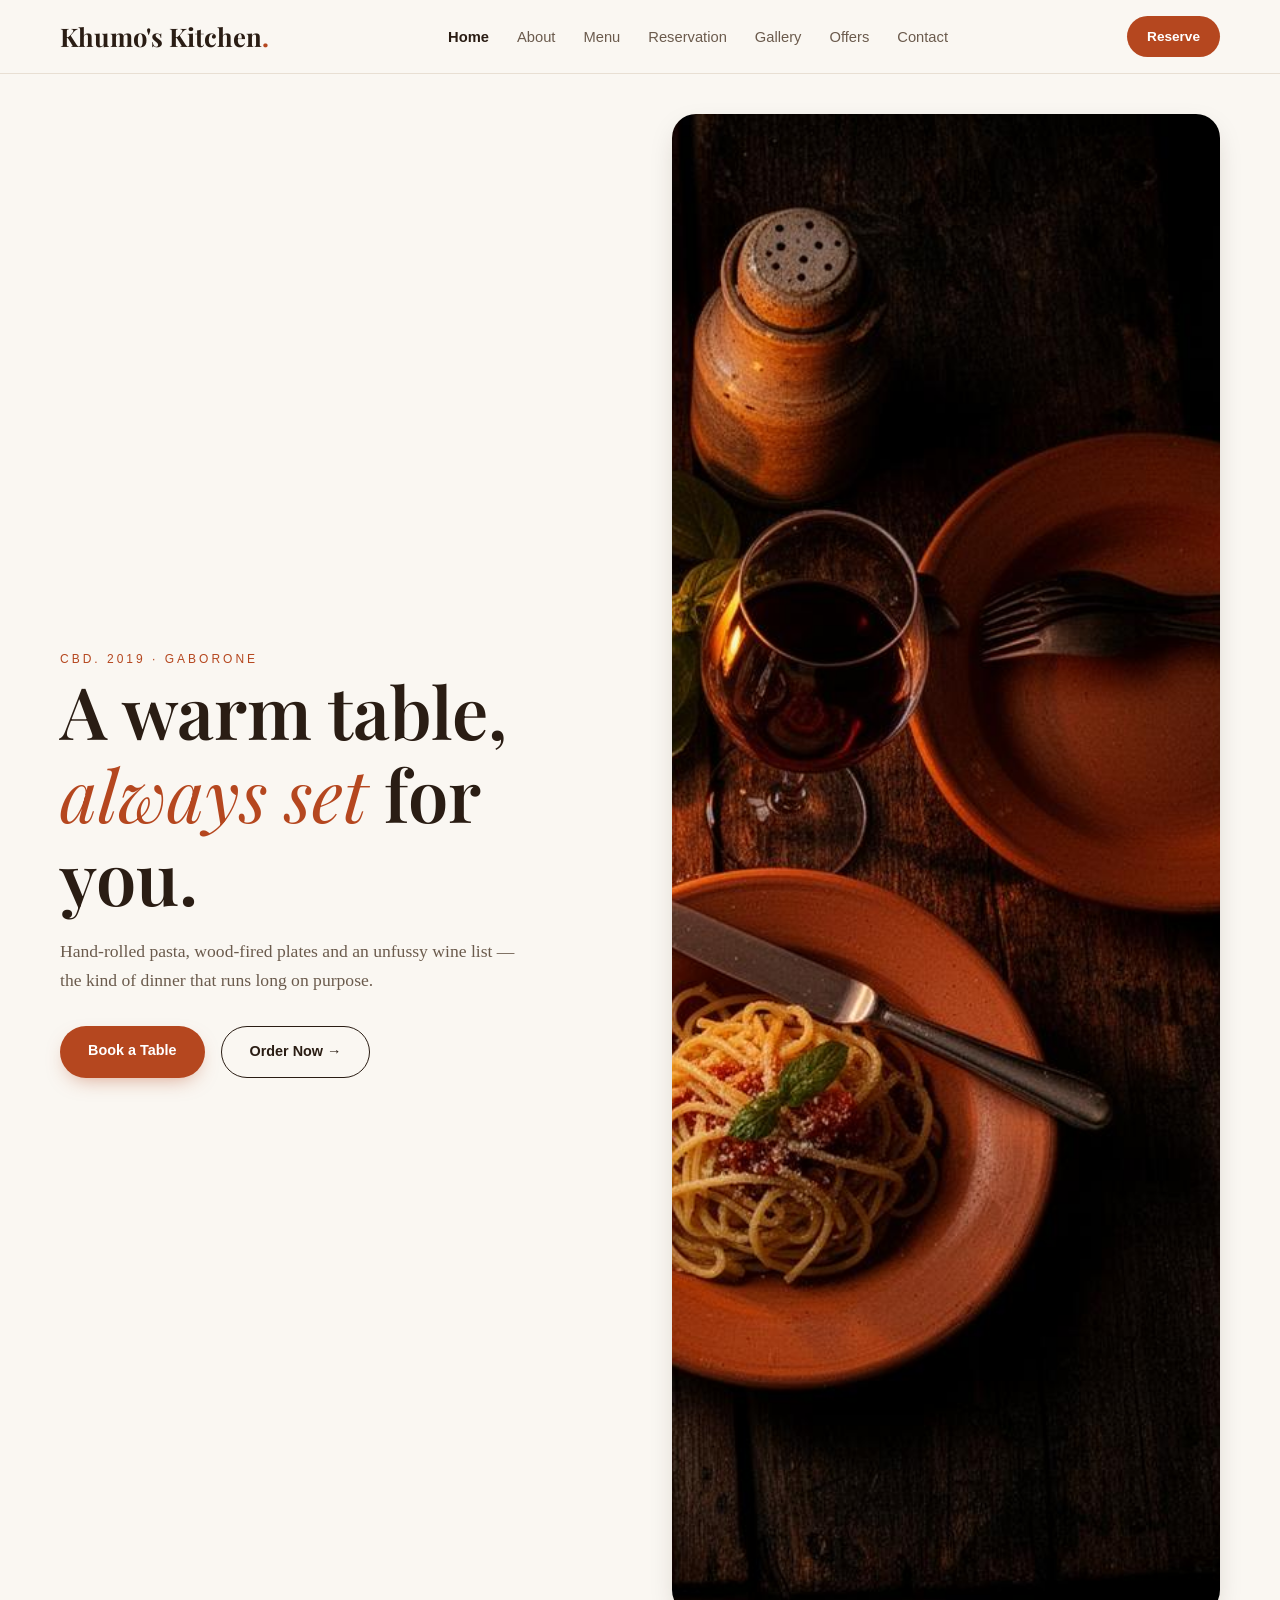
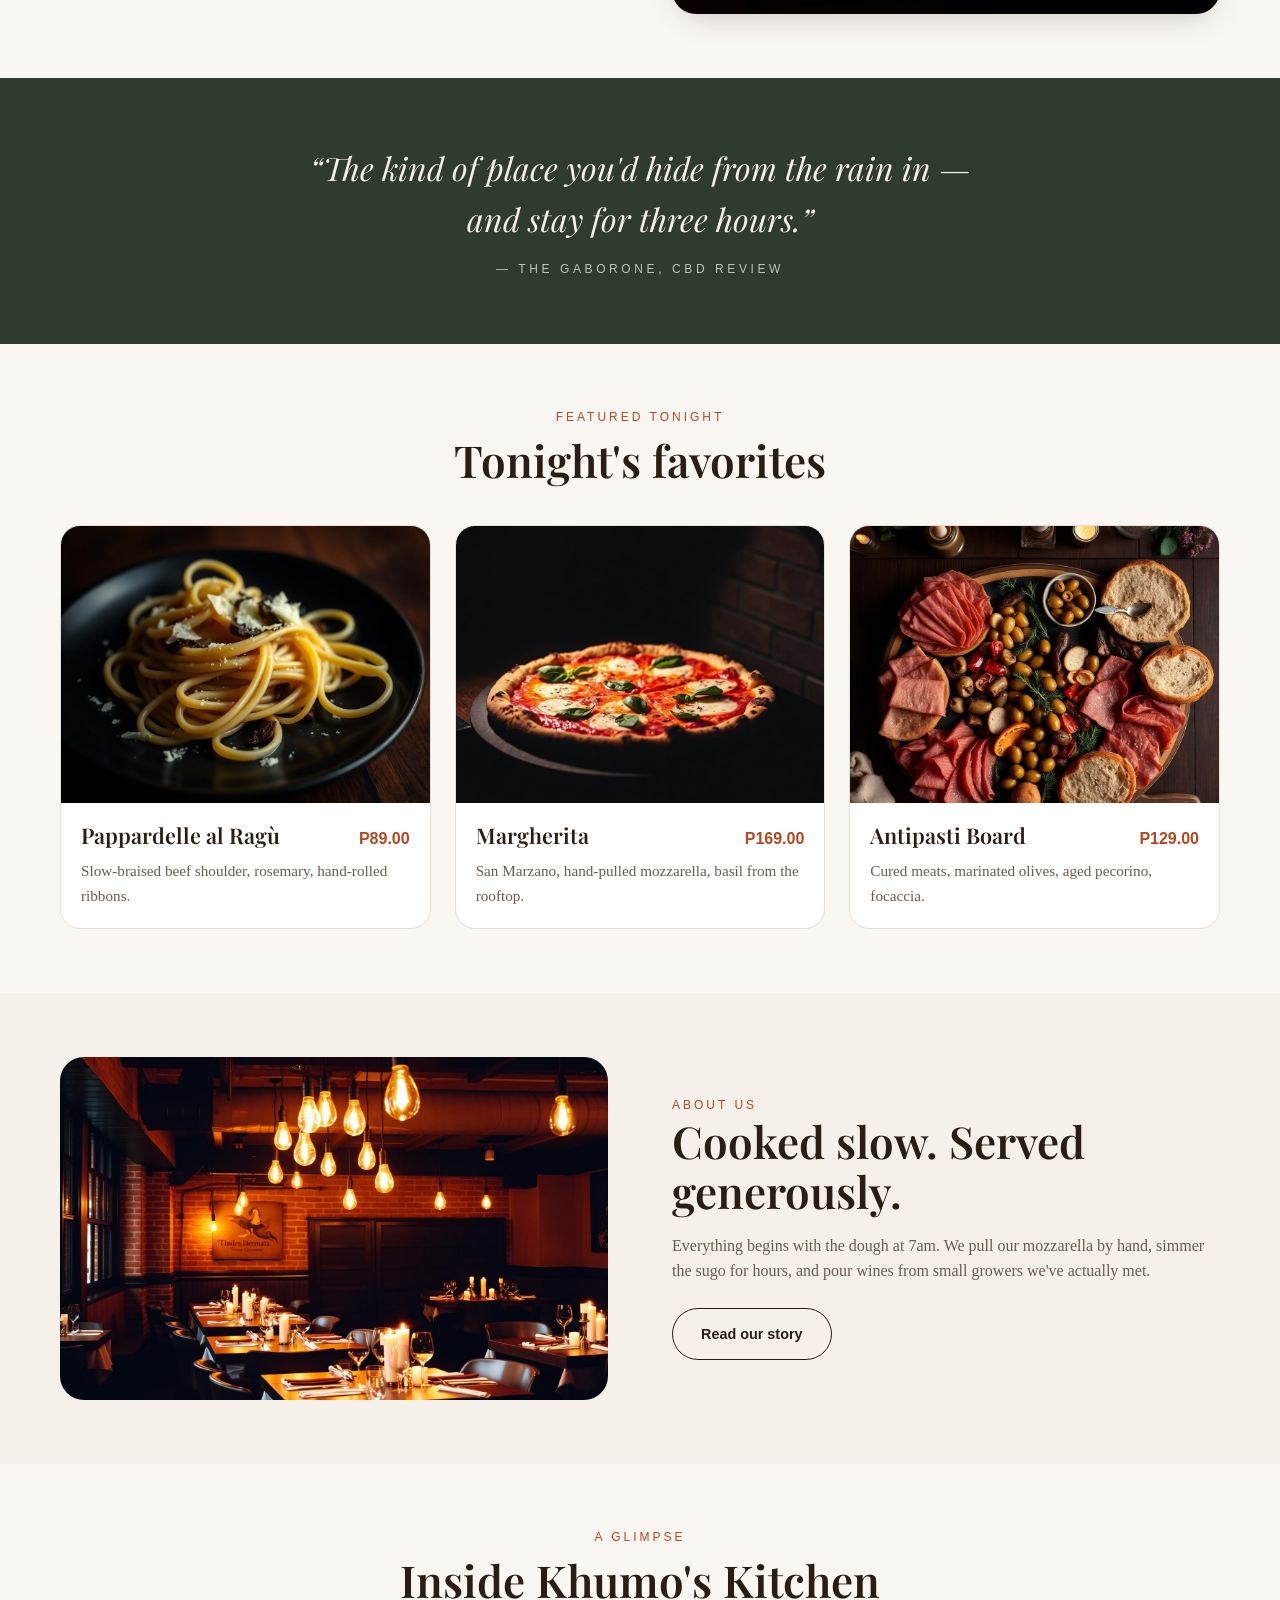
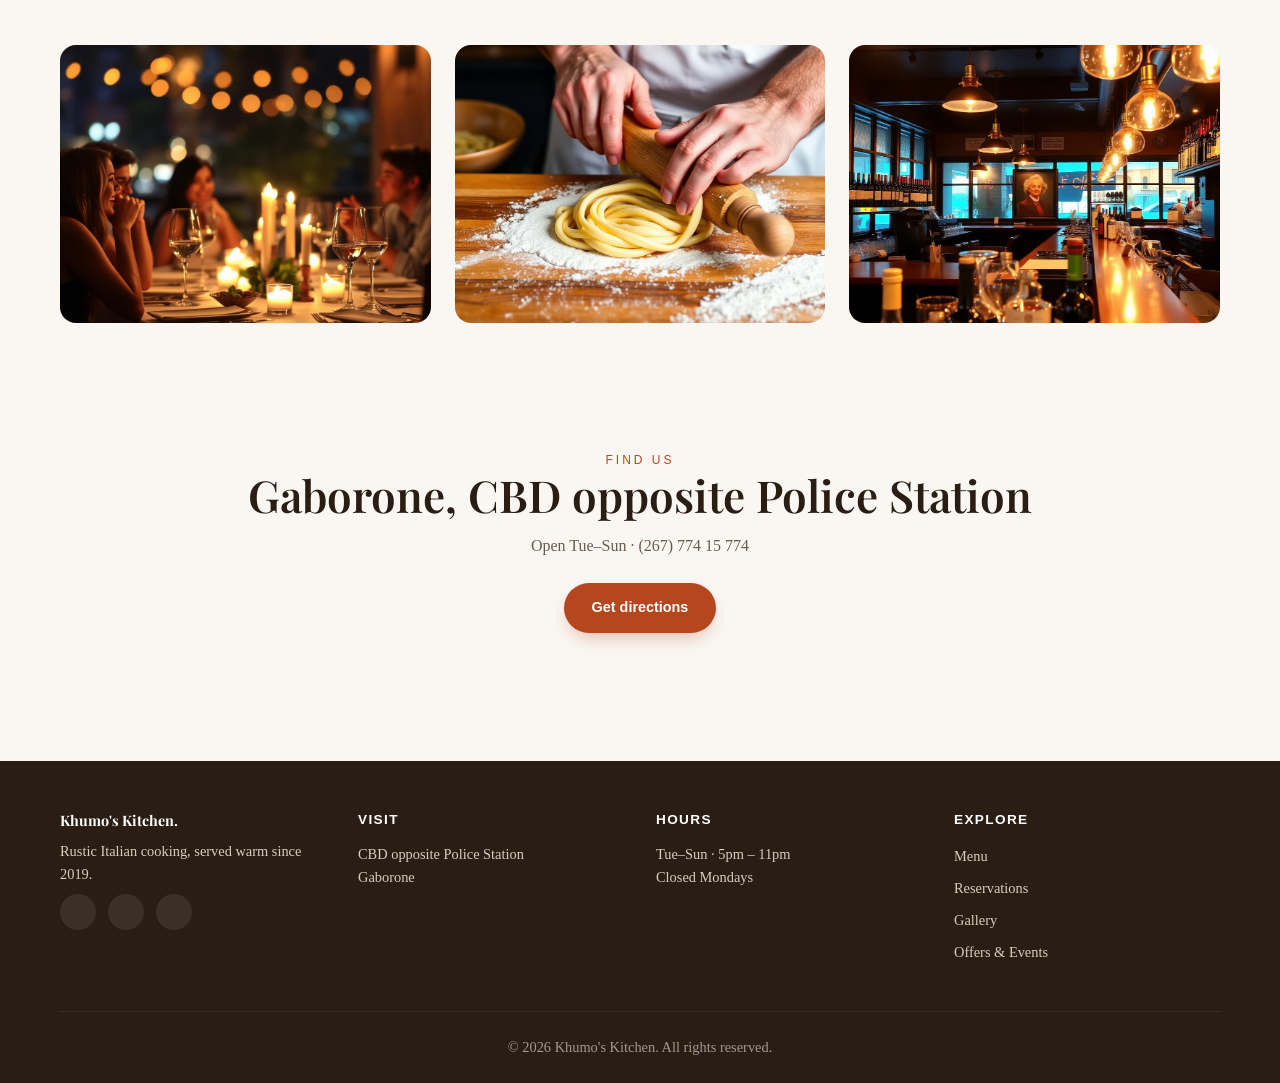
<file: index.html>
<!DOCTYPE html>
<html lang="en">
<head>
  <meta charset="UTF-8">
  <meta name="viewport" content="width=device-width, initial-scale=1">
  <title>Khumo's Kitchen — Gaborone</title>
  <meta name="description" content="Hand-rolled pasta, wood-fired plates and an honest wine list. Khumo's kitchen serves rustic Italian cooking nightly in Gaborone.">
  <link rel="preconnect" href="https://fonts.googleapis.com">
  <link rel="preconnect" href="https://fonts.gstatic.com" crossorigin>
  <link href="https://fonts.googleapis.com/css2?family=Playfair+Display:ital,wght@0,500;0,600;0,700;1,400&display=swap" rel="stylesheet">
  <link rel="stylesheet" href="style.css">
</head>
<body>
<header class="site-header">
  <div class="nav-inner">
    <a href="index.html" class="logo">Khumo's Kitchen<span>.</span></a>
    <nav aria-label="Primary">
      <ul class="nav-links"><li><a href="index.html" data-nav>Home</a></li><li><a href="about.html" data-nav>About</a></li><li><a href="menu.html" data-nav>Menu</a></li><li><a href="reservation.html" data-nav>Reservation</a></li><li><a href="gallery.html" data-nav>Gallery</a></li><li><a href="offers.html" data-nav>Offers</a></li><li><a href="contact.html" data-nav>Contact</a></li></ul>
    </nav>
    <a href="reservation.html" class="nav-cta">Reserve</a>
    <button class="menu-toggle" aria-label="Toggle menu" aria-expanded="false">
      <svg viewBox="0 0 24 24" fill="none" stroke="currentColor" stroke-width="2"><line x1="3" y1="6" x2="21" y2="6"/><line x1="3" y1="12" x2="21" y2="12"/><line x1="3" y1="18" x2="21" y2="18"/></svg>
    </button>
  </div>
  <nav class="mobile-nav" aria-label="Mobile">
    <ul><li><a href="index.html" data-nav>Home</a></li><li><a href="about.html" data-nav>About</a></li><li><a href="menu.html" data-nav>Menu</a></li><li><a href="reservation.html" data-nav>Reservation</a></li><li><a href="gallery.html" data-nav>Gallery</a></li><li><a href="offers.html" data-nav>Offers</a></li><li><a href="contact.html" data-nav>Contact</a></li></ul>
  </nav>
</header>
<main>

<section class="hero">
  <div class="container hero-grid">
    <div class="hero-text">
      <p class="eyebrow">CBD. 2019 · Gaborone</p>
      <h1>A warm table,<br><em>always set</em> for you.</h1>
      <p class="lead">Hand-rolled pasta, wood-fired plates and an unfussy wine list — the kind of dinner that runs long on purpose.</p>
      <div class="hero-actions">
        <a href="reservation.html" class="btn btn-primary">Book a Table</a>
        <a href="menu.html" class="btn btn-outline">Order Now →</a>
      </div>
    </div>
    <div class="hero-img-wrap">
      <img src="hero-table.jpg" alt="Rustic Italian dinner table by candlelight" class="hero-img" width="1200" height="1500">
    </div>
  </div>
</section>

<section class="quote">
  <p>“The kind of place you'd hide from the rain in — and stay for three hours.”</p>
  <cite>— The Gaborone, CBD Review</cite>
</section>

<section class="section">
  <div class="container">
    <div class="section-head" style="text-align:center">
      <p class="eyebrow">Featured tonight</p>
      <h2>Tonight's favorites</h2>
    </div>
    <div class="card-grid">
      <article class="card">
        <img src="dish-pasta.jpg" alt="Hand-rolled pappardelle">
        <div class="card-body">
          <div class="card-head-row"><h3>Pappardelle al Ragù</h3><span class="price">P89.00</span></div>
          <p>Slow-braised beef shoulder, rosemary, hand-rolled ribbons.</p>
        </div>
      </article>
      <article class="card">
        <img src="gallery-pizza.jpg" alt="Wood-fired pizza margherita">
        <div class="card-body">
          <div class="card-head-row"><h3>Margherita</h3><span class="price">P169.00</span></div>
          <p>San Marzano, hand-pulled mozzarella, basil from the rooftop.</p>
        </div>
      </article>
      <article class="card">
        <img src="gallery-antipasti.jpg" alt="Antipasti board">
        <div class="card-body">
          <div class="card-head-row"><h3>Antipasti Board</h3><span class="price">P129.00</span></div>
          <p>Cured meats, marinated olives, aged pecorino, focaccia.</p>
        </div>
      </article>
    </div>
  </div>
</section>

<section class="section" style="background:rgba(232, 223, 211, 0.3);">
  <div class="container story-grid">
    <img src="interior.jpg" alt="Warm restaurant interior">
    <div>
      <p class="eyebrow">About us</p>
      <h2>Cooked slow. Served generously.</h2>
      <p style="margin-top:1rem; color:var(--muted);">Everything begins with the dough at 7am. We pull our mozzarella by hand, simmer the sugo for hours, and pour wines from small growers we've actually met.</p>
      <a href="about.html" class="btn btn-outline" style="margin-top:1.5rem;">Read our story</a>
    </div>
  </div>
</section>

<section class="section">
  <div class="container">
    <div class="section-head" style="text-align:center">
      <p class="eyebrow">A glimpse</p>
      <h2>Inside Khumo's Kitchen</h2>
    </div>
    <div class="card-grid">
      <a href="gallery.html" class="gallery-item"><img src="gallery-dining.jpg" alt="Dining room"></a>
      <a href="gallery.html" class="gallery-item"><img src="gallery-chef.jpg" alt="Chef plating"></a>
      <a href="gallery.html" class="gallery-item"><img src="gallery-bar.jpg" alt="Bar area"></a>
    </div>
  </div>
</section>

<section class="section" style="text-align:center">
  <div class="container">
    <p class="eyebrow">Find us</p>
    <h2>Gaborone, CBD opposite Police Station</h2>
    <p style="margin-top:.75rem; color:var(--muted);">Open Tue–Sun · (267) 774 15 774</p>
    <a href="contact.html" class="btn btn-primary" style="margin-top:1.5rem;">Get directions</a>
  </div>
</section>

</main>
<footer class="site-footer">
  <div class="container">
    <div class="footer-grid">
      <div>
        <p class="logo" style="color:#fff">Khumo's Kitchen.</p>
        <p style="margin-top:.5rem;">Rustic Italian cooking, served warm since 2019.</p>
        <div class="socials" aria-label="Social media">
          <a href="#" aria-label="Intagram"><svg viewBox="0 0 24 24"><path d=/></svg></a>
          <a href="#" aria-label="Facebook"><svg viewBox="0 0 24 24"><path d=/></svg></a>
          <a href="#" aria-label="Twitter"><svg viewBox="0 0 24 24"><path d=/></svg></a>
        </div>
      </div>
      <div>
        <h4>Visit</h4>
        <p>CBD opposite Police Station<br>Gaborone</p>
      </div>
      <div>
        <h4>Hours</h4>
        <p>Tue–Sun · 5pm – 11pm<br>Closed Mondays</p>
      </div>
      <div>
        <h4>Explore</h4>
        <ul>
          <li><a href="menu.html">Menu</a></li>
          <li><a href="reservation.html">Reservations</a></li>
          <li><a href="gallery.html">Gallery</a></li>
          <li><a href="offers.html">Offers & Events</a></li>
        </ul>
      </div>
    </div>
    <p class="copy">© <span id="year"></span> Khumo's Kitchen. All rights reserved.</p>
  </div>
</footer>
<script src="main.js"></script>

</body>
</html>
</file>
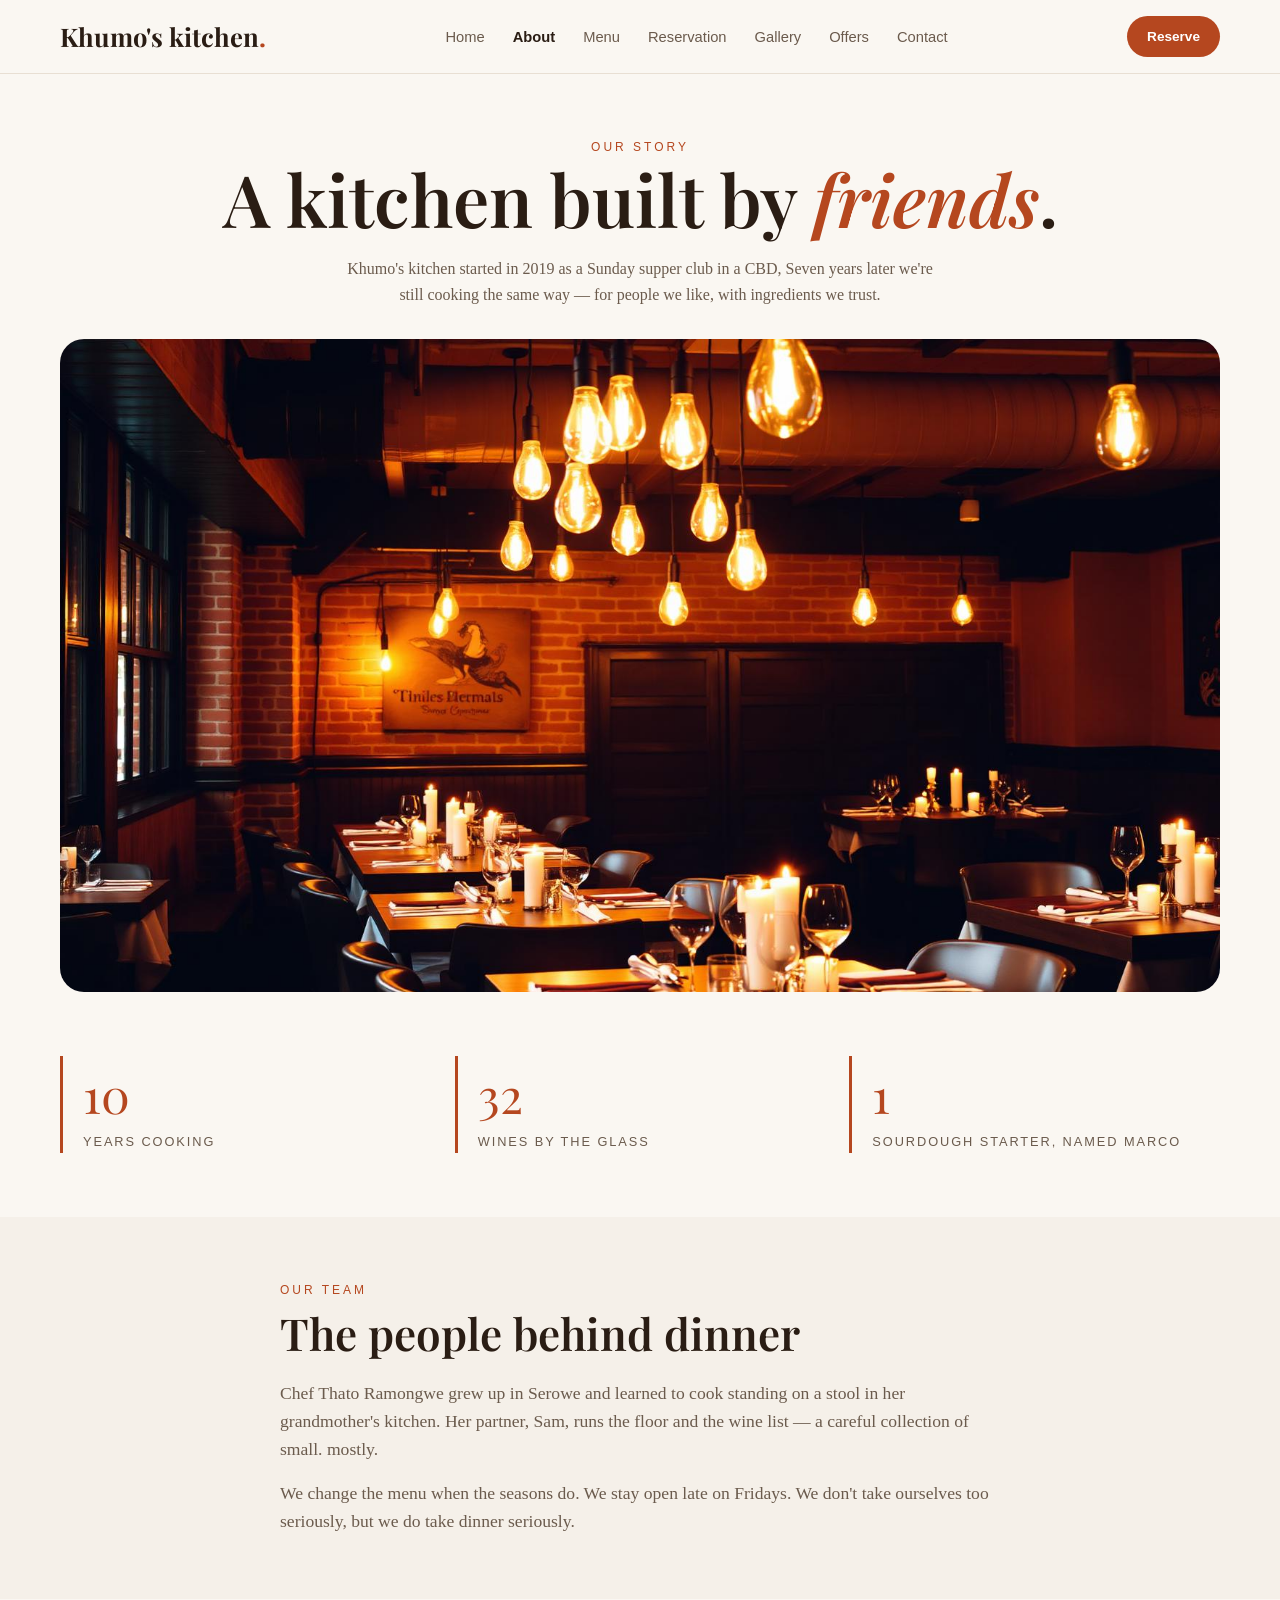
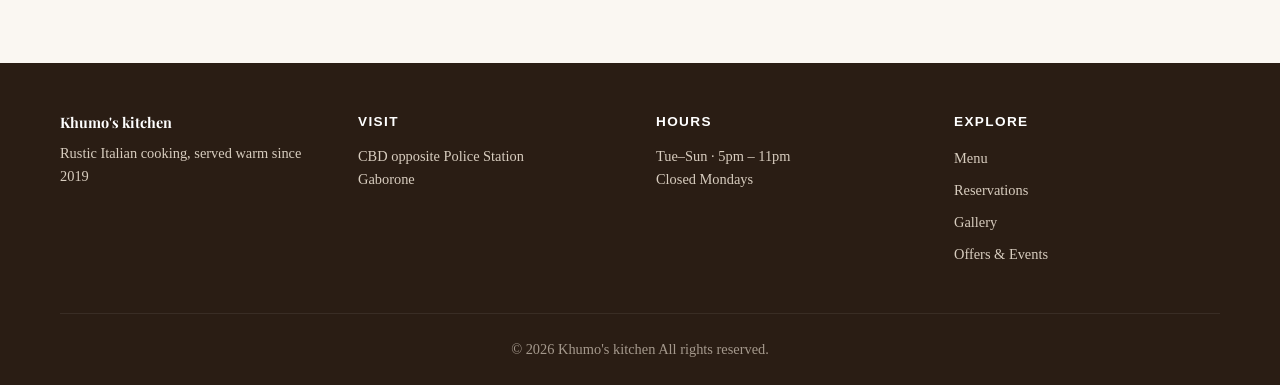
<file: about.html>
<!DOCTYPE html>
<html lang="en">
<head>
  <meta charset="UTF-8">
  <meta name="viewport" content="width=device-width, initial-scale=1">
  <title>About Khumo's kitchen</title>
  <meta name="description" content="A neighborhood Italian kitchen run by friends. The story behind Khumo's kitchen, our team, and how we cook.">
  <link rel="preconnect" href="https://fonts.googleapis.com">
  <link rel="preconnect" href="https://fonts.gstatic.com" crossorigin>
  <link href="https://fonts.googleapis.com/css2?family=Playfair+Display:ital,wght@0,500;0,600;0,700;1,400&display=swap" rel="stylesheet">
  <link rel="stylesheet" href="style.css">
</head>
<body>
<header class="site-header">
  <div class="nav-inner">
    <a href="index.html" class="logo">Khumo's kitchen<span>.</span></a>
    <nav aria-label="Primary">
      <ul class="nav-links"><li><a href="index.html" data-nav>Home</a></li><li><a href="about.html" data-nav>About</a></li><li><a href="menu.html" data-nav>Menu</a></li><li><a href="reservation.html" data-nav>Reservation</a></li><li><a href="gallery.html" data-nav>Gallery</a></li><li><a href="offers.html" data-nav>Offers</a></li><li><a href="contact.html" data-nav>Contact</a></li></ul>
    </nav>
    <a href="reservation.html" class="nav-cta">Reserve</a>
    <button class="menu-toggle" aria-label="Toggle menu" aria-expanded="false">
      <svg viewBox="0 0 24 24" fill="none" stroke="currentColor" stroke-width="2"><line x1="3" y1="6" x2="21" y2="6"/><line x1="3" y1="12" x2="21" y2="12"/><line x1="3" y1="18" x2="21" y2="18"/></svg>
    </button>
  </div>
  <nav class="mobile-nav" aria-label="Mobile">
    <ul><li><a href="index.html" data-nav>Home</a></li><li><a href="about.html" data-nav>About</a></li><li><a href="menu.html" data-nav>Menu</a></li><li><a href="reservation.html" data-nav>Reservation</a></li><li><a href="gallery.html" data-nav>Gallery</a></li><li><a href="offers.html" data-nav>Offers</a></li><li><a href="contact.html" data-nav>Contact</a></li></ul>
  </nav>
</header>
<main>

<section class="page-header container">
  <p class="eyebrow">Our story</p>
  <h1>A kitchen built by <em style="color:var(--primary)">friends</em>.</h1>
  <p class="lead">Khumo's kitchen started in 2019 as a Sunday supper club in a CBD, Seven years later we're still cooking the same way — for people we like, with ingredients we trust.</p>
</section>

<section class="container">
  <img src="interior.jpg" alt="Khumo's kitchen dining room" style="border-radius:1.5rem; aspect-ratio:16/9; object-fit:cover; width:100%;">
</section>

<section class="section">
  <div class="container card-grid">
    <div style="border-left:3px solid var(--primary); padding-left:1.25rem;">
      <p style="font-family:'Playfair Display',serif; font-size:3rem; color:var(--primary);">10</p>
      <p style="text-transform:uppercase; letter-spacing:.15em; color:var(--muted); font-size:.8rem; font-family:Arial,sans-serif;">Years cooking</p>
    </div>
    <div style="border-left:3px solid var(--primary); padding-left:1.25rem;">
      <p style="font-family:'Playfair Display',serif; font-size:3rem; color:var(--primary);">32</p>
      <p style="text-transform:uppercase; letter-spacing:.15em; color:var(--muted); font-size:.8rem; font-family:Arial,sans-serif;">Wines by the glass</p>
    </div>
    <div style="border-left:3px solid var(--primary); padding-left:1.25rem;">
      <p style="font-family:'Playfair Display',serif; font-size:3rem; color:var(--primary);">1</p>
      <p style="text-transform:uppercase; letter-spacing:.15em; color:var(--muted); font-size:.8rem; font-family:Arial,sans-serif;">Sourdough starter, named Marco</p>
    </div>
  </div>
</section>

<section class="section" style="background:rgba(232, 223, 211, 0.3);">
  <div class="container" style="max-width:760px;">
    <p class="eyebrow">Our team</p>
    <h2 style="margin-top:.5rem;">The people behind dinner</h2>
    <p style="margin-top:1.25rem; color:var(--muted); font-size:1.1rem;">Chef Thato Ramongwe grew up in Serowe and learned to cook standing on a stool in her grandmother's kitchen. Her partner, Sam, runs the floor and the wine list — a careful collection of small. mostly.</p>
    <p style="margin-top:1rem; color:var(--muted); font-size:1.1rem;">We change the menu when the seasons do. We stay open late on Fridays. We don't take ourselves too seriously, but we do take dinner seriously.</p>
  </div>
</section>

</main>
<footer class="site-footer">
  <div class="container">
    <div class="footer-grid">
      <div>
        <p class="logo" style="color:#fff">Khumo's kitchen</p>
        <p style="margin-top:.5rem;">Rustic Italian cooking, served warm since 2019</p>
      </div>
      <div>
        <h4>Visit</h4>
        <p>CBD opposite Police Station<br>Gaborone</p>
      </div>
      <div>
        <h4>Hours</h4>
        <p>Tue–Sun · 5pm – 11pm<br>Closed Mondays</p>
      </div>
      <div>
        <h4>Explore</h4>
        <ul>
          <li><a href="menu.html">Menu</a></li>
          <li><a href="reservation.html">Reservations</a></li>
          <li><a href="gallery.html">Gallery</a></li>
          <li><a href="offers.html">Offers & Events</a></li>
        </ul>
      </div>
    </div>
    <p class="copy">© <span id="year"></span> Khumo's kitchen All rights reserved.</p>
  </div>
</footer>
<script src="main.js"></script>

</body>
</html>
</file>
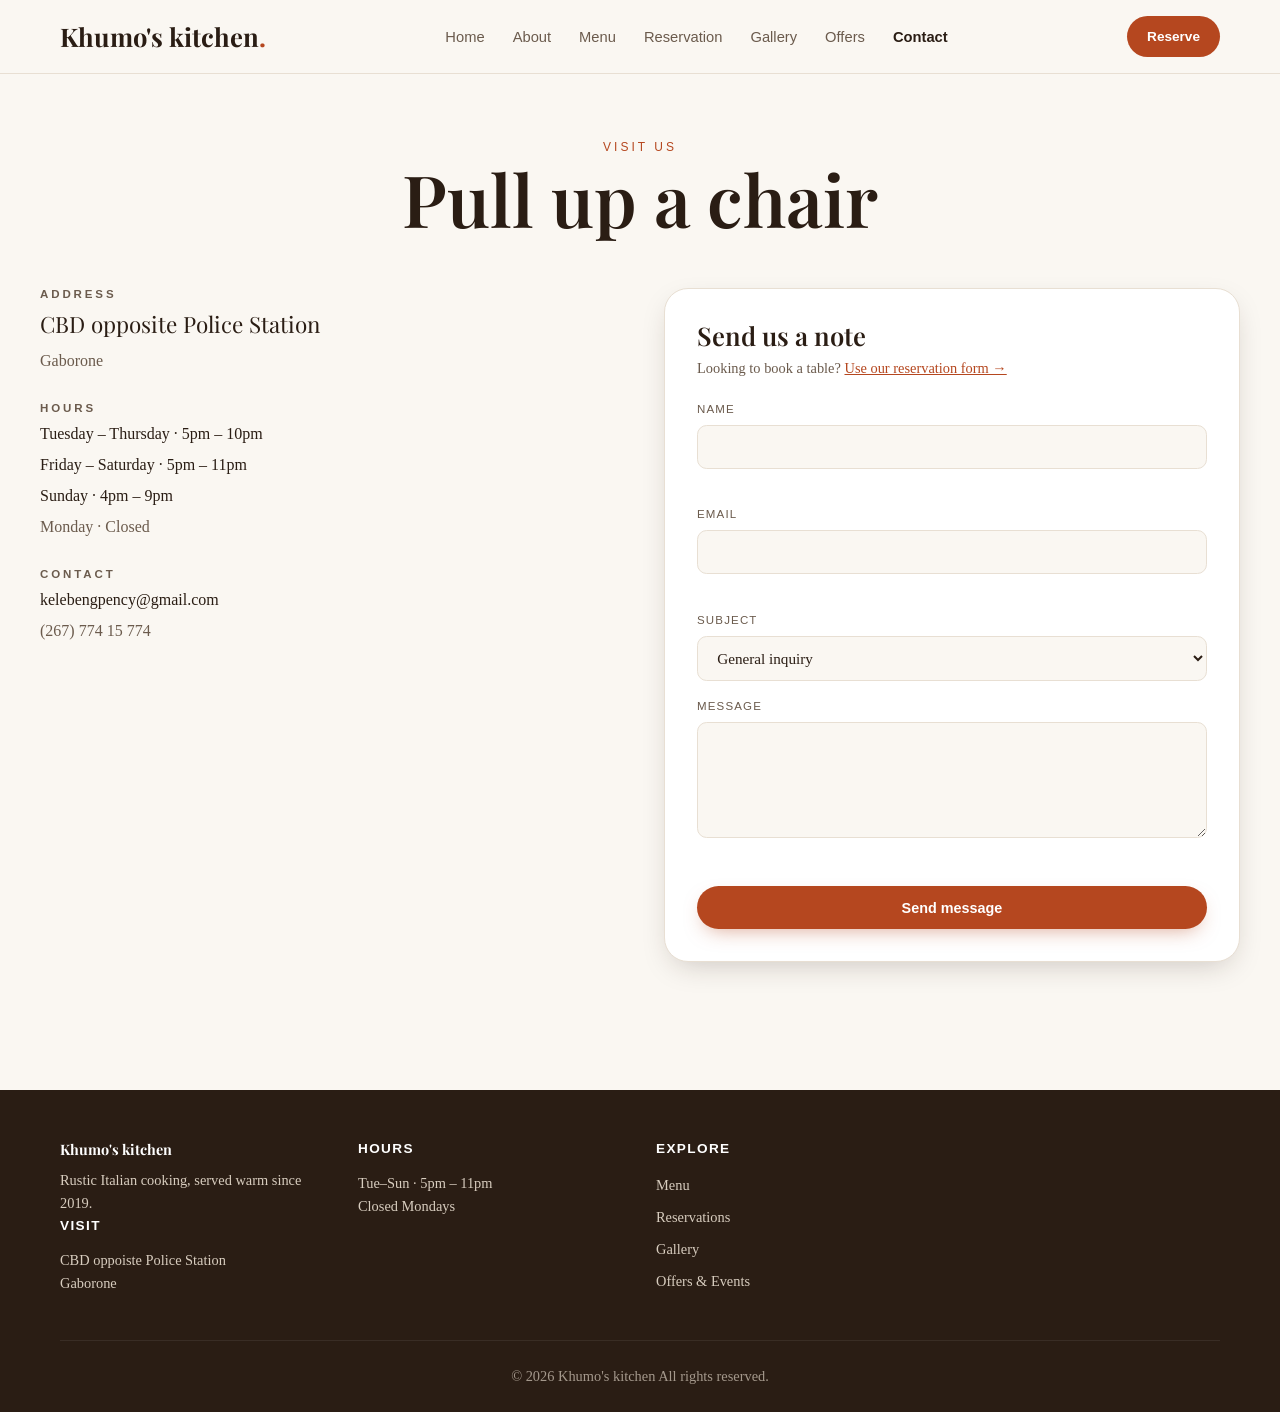
<file: contact.html>
<!DOCTYPE html>
<html lang="en">
<head>
  <meta charset="UTF-8">
  <meta name="viewport" content="width=device-width, initial-scale=1">
  <title>Contact & Location — Khumo's kitchen</title>
  <meta name="description" content="Find our address, hours, phone, and contact form. Located in CBD opposite Police Station.">
  <link rel="preconnect" href="https://fonts.googleapis.com">
  <link rel="preconnect" href="https://fonts.gstatic.com" crossorigin>
  <link href="https://fonts.googleapis.com/css2?family=Playfair+Display:ital,wght@0,500;0,600;0,700;1,400&display=swap" rel="stylesheet">
  <link rel="stylesheet" href="style.css">
</head>
<body>
<header class="site-header">
  <div class="nav-inner">
    <a href="index.html" class="logo">Khumo's kitchen<span>.</span></a>
    <nav aria-label="Primary">
      <ul class="nav-links"><li><a href="index.html" data-nav>Home</a></li><li><a href="about.html" data-nav>About</a></li><li><a href="menu.html" data-nav>Menu</a></li><li><a href="reservation.html" data-nav>Reservation</a></li><li><a href="gallery.html" data-nav>Gallery</a></li><li><a href="offers.html" data-nav>Offers</a></li><li><a href="contact.html" data-nav>Contact</a></li></ul>
    </nav>
    <a href="reservation.html" class="nav-cta">Reserve</a>
    <button class="menu-toggle" aria-label="Toggle menu" aria-expanded="false">
      <svg viewBox="0 0 24 24" fill="none" stroke="currentColor" stroke-width="2"><line x1="3" y1="6" x2="21" y2="6"/><line x1="3" y1="12" x2="21" y2="12"/><line x1="3" y1="18" x2="21" y2="18"/></svg>
    </button>
  </div>
  <nav class="mobile-nav" aria-label="Mobile">
    <ul><li><a href="index.html" data-nav>Home</a></li><li><a href="about.html" data-nav>About</a></li><li><a href="menu.html" data-nav>Menu</a></li><li><a href="reservation.html" data-nav>Reservation</a></li><li><a href="gallery.html" data-nav>Gallery</a></li><li><a href="offers.html" data-nav>Offers</a></li><li><a href="contact.html" data-nav>Contact</a></li></ul>
  </nav>
</header>
<main>

<section class="page-header container">
  <p class="eyebrow">Visit us</p>
  <h1>Pull up a chair</h1>
</section>

<section class="container section" style="padding-top:1rem;">
  <div class="contact-grid">
    <div>
      <div class="info-block">
        <h3>Address</h3>
        <p style="font-family:'Playfair Display',serif; font-size:1.4rem;">CBD opposite Police Station</p>
        <p style="color:var(--muted);">Gaborone</p>
      </div>
      <div class="info-block">
        <h3>Hours</h3>
        <p>Tuesday – Thursday · 5pm – 10pm</p>
        <p>Friday – Saturday · 5pm – 11pm</p>
        <p>Sunday · 4pm – 9pm</p>
        <p style="color:var(--muted);">Monday · Closed</p>
      </div>
      <div class="info-block">
        <h3>Contact</h3>
        <p>kelebengpency@gmail.com</p>
        <p style="color:var(--muted);">(267) 774 15 774</p>
      </div>
    </div>

    <form id="contact-form" class="form-card" novalidate>
      <h2 style="font-size:1.6rem;">Send us a note</h2>
      <p style="color:var(--muted); font-size:.9rem; margin-top:.4rem;">Looking to book a table? <a href="reservation.html" style="color:var(--primary); text-decoration:underline;">Use our reservation form →</a></p>
      <div class="form-grid" style="margin-top:1.25rem;">
        <div class="field">
          <label for="c-name">Name</label>
          <input id="c-name" name="name" type="text" required maxlength="80">
          <div class="error" data-error="name"></div>
        </div>
        <div class="field">
          <label for="c-email">Email</label>
          <input id="c-email" name="email" type="email" required maxlength="120">
          <div class="error" data-error="email"></div>
        </div>
        <div class="field">
          <label for="c-subject">Subject</label>
          <select id="c-subject" name="subject">
            <option>General inquiry</option>
            <option>Private events</option>
            <option>Press</option>
            <option>Careers</option>
          </select>
        </div>
        <div class="field">
          <label for="c-message">Message</label>
          <textarea id="c-message" name="message" rows="5" required maxlength="1000"></textarea>
          <div class="error" data-error="message"></div>
        </div>
      </div>
      <button type="submit" class="btn btn-primary btn-block" style="margin-top:1.25rem;">Send message</button>
      <div id="contact-success" class="success-msg">✓ Thanks — we'll get back to you shortly.</div>
    </form>
  </div>


</section>

</main>
<footer class="site-footer">
  <div class="container">
    <div class="footer-grid">
      <div>
        <p class="logo" style="color:#fff">Khumo's kitchen</p>
        <p style="margin-top:.5rem;">Rustic Italian cooking, served warm since 2019.</p>
        <h4>Visit</h4>
        <p>CBD oppoiste Police Station<br>Gaborone</p>
      </div>
      <div>
        <h4>Hours</h4>
        <p>Tue–Sun · 5pm – 11pm<br>Closed Mondays</p>
      </div>
      <div>
        <h4>Explore</h4>
        <ul>
          <li><a href="menu.html">Menu</a></li>
          <li><a href="reservation.html">Reservations</a></li>
          <li><a href="gallery.html">Gallery</a></li>
          <li><a href="offers.html">Offers & Events</a></li>
        </ul>
      </div>
    </div>
    <p class="copy">© <span id="year"></span> Khumo's kitchen All rights reserved.</p>
  </div>
</footer>
<script src="main.js"></script>
<script src="contact.js"></script>
</body>
</html>
</file>
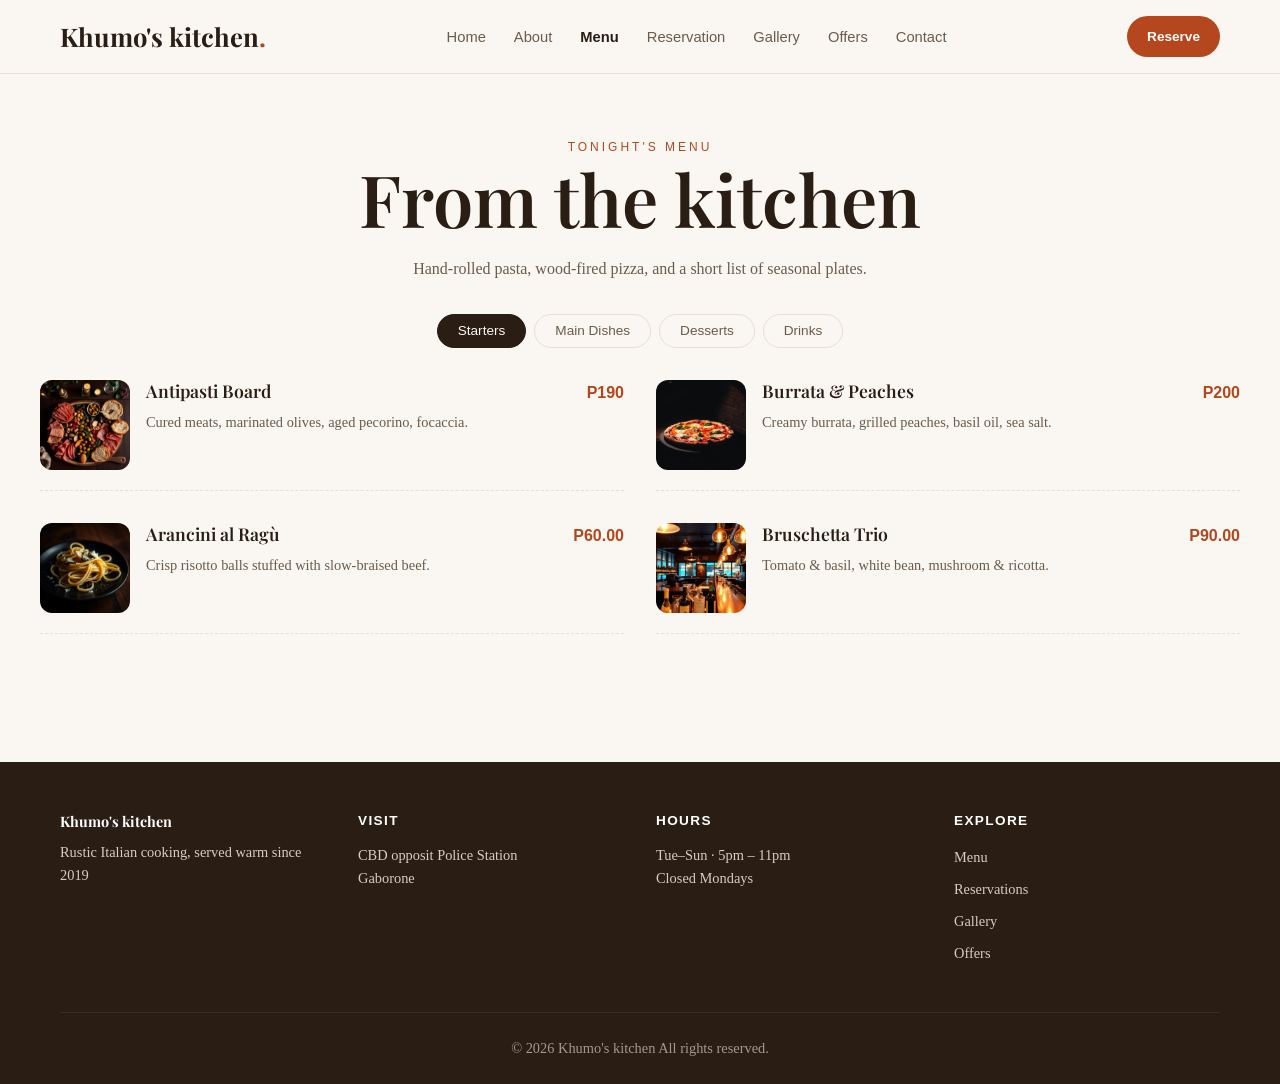
<file: menu.html>
<!DOCTYPE html>
<html lang="en">
<head>
  <meta charset="UTF-8">
  <meta name="viewport" content="width=device-width, initial-scale=1">
  <title>Menu Khumo's kitchen</title>
  <meta name="description" content="Hand-rolled pasta, wood-fired pizza, seasonal plates and Italian wines. View our full menu.">
  <link rel="preconnect" href="https://fonts.googleapis.com">
  <link rel="preconnect" href="https://fonts.gstatic.com" crossorigin>
  <link href="https://fonts.googleapis.com/css2?family=Playfair+Display:ital,wght@0,500;0,600;0,700;1,400&display=swap" rel="stylesheet">
  <link rel="stylesheet" href="style.css">
</head>
<body>
<header class="site-header">
  <div class="nav-inner">
    <a href="index.html" class="logo">Khumo's kitchen<span>.</span></a>
    <nav aria-label="Primary">
      <ul class="nav-links"><li><a href="index.html" data-nav>Home</a></li><li><a href="about.html" data-nav>About</a></li><li><a href="menu.html" data-nav>Menu</a></li><li><a href="reservation.html" data-nav>Reservation</a></li><li><a href="gallery.html" data-nav>Gallery</a></li><li><a href="offers.html" data-nav>Offers</a></li><li><a href="contact.html" data-nav>Contact</a></li></ul>
    </nav>
    <a href="reservation.html" class="nav-cta">Reserve</a>
    <button class="menu-toggle" aria-label="Toggle menu" aria-expanded="false">
      <svg viewBox="0 0 24 24" fill="none" stroke="currentColor" stroke-width="2"><line x1="3" y1="6" x2="21" y2="6"/><line x1="3" y1="12" x2="21" y2="12"/><line x1="3" y1="18" x2="21" y2="18"/></svg>
    </button>
  </div>
  <nav class="mobile-nav" aria-label="Mobile">
    <ul><li><a href="index.html" data-nav>Home</a></li><li><a href="about.html" data-nav>About</a></li><li><a href="menu.html" data-nav>Menu</a></li><li><a href="reservation.html" data-nav>Reservation</a></li><li><a href="gallery.html" data-nav>Gallery</a></li><li><a href="offers.html" data-nav>Offers</a></li><li><a href="contact.html" data-nav>Contact</a></li></ul>
  </nav>
</header>
<main>

<section class="page-header container">
  <p class="eyebrow">Tonight's menu</p>
  <h1>From the kitchen</h1>
  <p class="lead">Hand-rolled pasta, wood-fired pizza, and a short list of seasonal plates.</p>
</section>

<section class="container">
  <div class="menu-tabs" role="tablist">
    <button class="menu-tab active" data-target="starters" role="tab">Starters</button>
    <button class="menu-tab" data-target="mains" role="tab">Main Dishes</button>
    <button class="menu-tab" data-target="desserts" role="tab">Desserts</button>
    <button class="menu-tab" data-target="drinks" role="tab">Drinks</button>
  </div>
</section>

<section class="container section" style="padding-top:0;">
  <div id="starters" class="menu-section active">
    <div class="menu-list">
      <article class="menu-item"><img src="gallery-antipasti.jpg" alt="Antipasti board"><div class="meta"><div class="row1"><h3>Antipasti Board</h3><span class="price">P190</P190></span></div><p>Cured meats, marinated olives, aged pecorino, focaccia.</p></div></article>
      <article class="menu-item"><img src="gallery-pizza.jpg" alt="Burrata"><div class="meta"><div class="row1"><h3>Burrata & Peaches</h3><span class="price">P200</P200></span></div><p>Creamy burrata, grilled peaches, basil oil, sea salt.</p></div></article>
      <article class="menu-item"><img src="dish-pasta.jpg" alt="Arancini"><div class="meta"><div class="row1"><h3>Arancini al Ragù</h3><span class="price">P60.00</span></div><p>Crisp risotto balls stuffed with slow-braised beef.</p></div></article>
      <article class="menu-item"><img src="gallery-bar.jpg" alt="Bruschetta"><div class="meta"><div class="row1"><h3>Bruschetta Trio</h3><span class="price">P90.00</span></div><p>Tomato & basil, white bean, mushroom & ricotta.</p></div></article>
    </div>
  </div>
  <div id="mains" class="menu-section">
    <div class="menu-list">
      <article class="menu-item"><img src="dish-pasta.jpg" alt="Pappardelle"><div class="meta"><div class="row1"><h3>Pappardelle al Ragù</h3><span class="price">P150</P150></span></div><p>Slow-braised beef shoulder, rosemary, hand-rolled ribbons.</p></div></article>
      <article class="menu-item"><img src="gallery-pizza.jpg" alt="Margherita"><div class="meta"><div class="row1"><h3>Pizza Margherita</h3><span class="price">P180</P180></span></div><p>San Marzano, hand-pulled mozzarella, basil.</p></div></article>
      <article class="menu-item"><img src="gallery-pizza.jpg" alt="Diavola"><div class="meta"><div class="row1"><h3>Pizza Diavola</h3><span class="price">P200</P200></span></div><p>Spicy soppressata, chili honey, smoked mozzarella.</p></div></article>
      <article class="menu-item"><img src="dish-pasta.jpg" alt="Branzino"><div class="meta"><div class="row1"><h3>Branzino al Forno</h3><span class="price">P129</P129></span></div><p>Whole roasted sea bass, lemon, capers, crispy potatoes.</p></div></article>
    </div>
  </div>
  <div id="desserts" class="menu-section">
    <div class="menu-list">
      <article class="menu-item"><img src="gallery-dessert.jpg" alt="Tiramisu"><div class="meta"><div class="row1"><h3>Tiramisù</h3><span class="price">P70.00<span></span></div><p>Espresso-soaked savoiardi, mascarpone cream, cocoa.</p></div></article>
      <article class="menu-item"><img src="gallery-dessert.jpg" alt="Panna cotta"><div class="meta"><div class="row1"><h3>Vanilla Panna Cotta</h3><span class="price">60.00</60.00></span></div><p>Silky vanilla cream with macerated berries.</p></div></article>
      <article class="menu-item"><img src="gallery-dessert.jpg" alt="Cannoli"><div class="meta"><div class="row1"><h3>Sicilian Cannoli</h3><span class="price">P65</P65></span></div><p>Crisp shells, sweet ricotta, pistachio crumbs.</p></div></article>
      <article class="menu-item"><img src="gallery-dessert.jpg" alt="Affogato"><div class="meta"><div class="row1"><h3>Affogato</h3><span class="price">55.00</span></div><p>Vanilla gelato drowned in fresh espresso.</p></div></article>
    </div>
  </div>
  <div id="drinks" class="menu-section">
    <div class="menu-list">
      <article class="menu-item"><img src="gallery-bar.jpg" alt="Negroni"><div class="meta"><div class="row1"><h3>Classic Negroni</h3><span class="price">P140.00</span></div><p>Gin, Campari, sweet vermouth, orange peel.</p></div></article>
      <article class="menu-item"><img src="gallery-bar.jpg" alt="Aperol Spritz"><div class="meta"><div class="row1"><h3>Aperol Spritz</h3><span class="price">P130.00</span></div><p>Aperol, prosecco, soda, orange.</p></div></article>
      <article class="menu-item"><img src="gallery-bar.jpg" alt="House red"><div class="meta"><div class="row1"><h3>House Red (glass)</h3><span class="price">120.00</120.00></span></div><p>Sangiovese from a small grower in Tuscany.</p></div></article>
      <article class="menu-item"><img src="gallery-bar.jpg" alt="Espresso"><div class="meta"><div class="row1"><h3>Espresso</h3><span class="price">P50.00</span></div><p>Single origin, pulled short, served hot.</p></div></article>
    </div>
  </div>
</section>

</main>
<footer class="site-footer">
  <div class="container">
    <div class="footer-grid">
      <div>
        <p class="logo" style="color:#fff">Khumo's kitchen</p>
        <p style="margin-top:.5rem;">Rustic Italian cooking, served warm since 2019</p>
      </div>
      <div>
        <h4>Visit</h4>
        <p>CBD opposit Police Station<br>Gaborone</p>
      </div>
      <div>
        <h4>Hours</h4>
        <p>Tue–Sun · 5pm – 11pm<br>Closed Mondays</p>
      </div>
      <div>
        <h4>Explore</h4>
        <ul>
          <li><a href="menu.html">Menu</a></li>
          <li><a href="reservation.html">Reservations</a></li>
          <li><a href="gallery.html">Gallery</a></li>
          <li><a href="offers.html">Offers </a></li>
        </ul>
      </div>
    </div>
    <p class="copy">© <span id="year"></span> Khumo's kitchen All rights reserved.</p>
  </div>
</footer>
<script src="main.js"></script>
<script src="menu.js"></script>
</body>
</html>
</file>
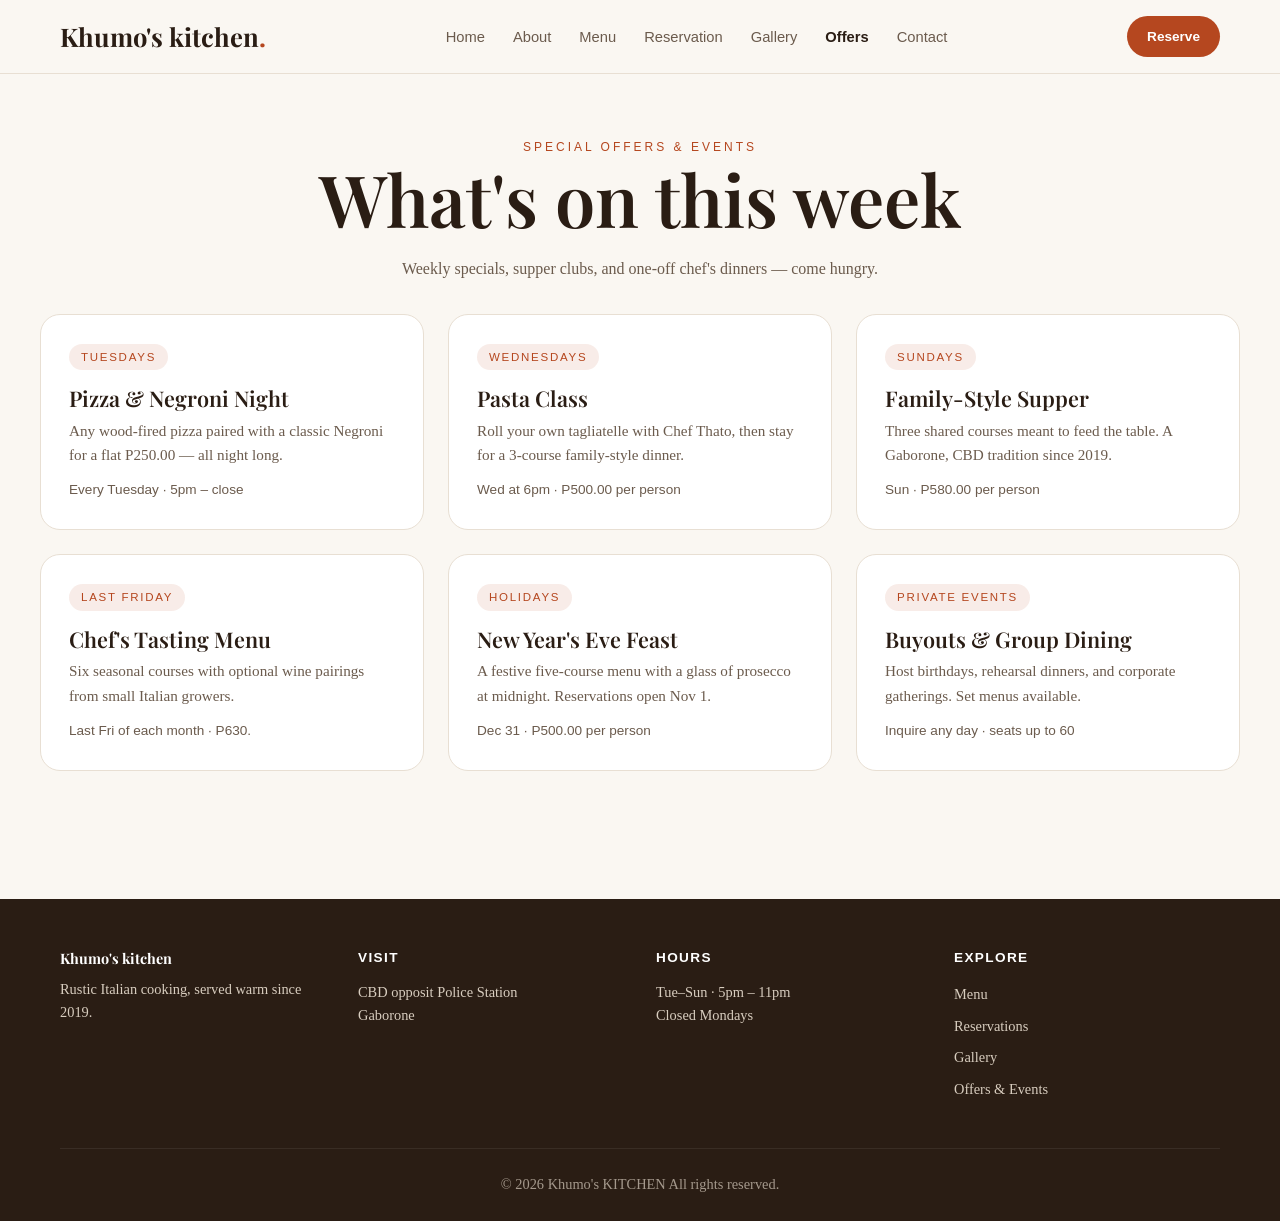
<file: offers.html>
<!DOCTYPE html>
<html lang="en">
<head>
  <meta charset="UTF-8">
  <meta name="viewport" content="width=device-width, initial-scale=1">
  <title>Offers Khumo's kitchen</title>
  <meta name="description" content="Weekly specials, supper clubs, tasting menus and private events at Khumo's kitchen">
  <link rel="preconnect" href="https://fonts.googleapis.com">
  <link rel="preconnect" href="https://fonts.gstatic.com" crossorigin>
  <link href="https://fonts.googleapis.com/css2?family=Playfair+Display:ital,wght@0,500;0,600;0,700;1,400&display=swap" rel="stylesheet">
  <link rel="stylesheet" href="style.css">
</head>
<body>
<header class="site-header">
  <div class="nav-inner">
    <a href="index.html" class="logo">Khumo's kitchen<span>.</span></a>
    <nav aria-label="Primary">
      <ul class="nav-links"><li><a href="index.html" data-nav>Home</a></li><li><a href="about.html" data-nav>About</a></li><li><a href="menu.html" data-nav>Menu</a></li><li><a href="reservation.html" data-nav>Reservation</a></li><li><a href="gallery.html" data-nav>Gallery</a></li><li><a href="offers.html" data-nav>Offers</a></li><li><a href="contact.html" data-nav>Contact</a></li></ul>
    </nav>
    <a href="reservation.html" class="nav-cta">Reserve</a>
    <button class="menu-toggle" aria-label="Toggle menu" aria-expanded="false">
      <svg viewBox="0 0 24 24" fill="none" stroke="currentColor" stroke-width="2"><line x1="3" y1="6" x2="21" y2="6"/><line x1="3" y1="12" x2="21" y2="12"/><line x1="3" y1="18" x2="21" y2="18"/></svg>
    </button>
  </div>
  <nav class="mobile-nav" aria-label="Mobile">
    <ul><li><a href="index.html" data-nav>Home</a></li><li><a href="about.html" data-nav>About</a></li><li><a href="menu.html" data-nav>Menu</a></li><li><a href="reservation.html" data-nav>Reservation</a></li><li><a href="gallery.html" data-nav>Gallery</a></li><li><a href="offers.html" data-nav>Offers</a></li><li><a href="contact.html" data-nav>Contact</a></li></ul>
  </nav>
</header>
<main>

<section class="page-header container">
  <p class="eyebrow">Special offers & events</p>
  <h1>What's on this week</h1>
  <p class="lead">Weekly specials, supper clubs, and one-off chef's dinners — come hungry.</p>
</section>

<section class="container section" style="padding-top:0;">
  <div class="card-grid">
    <article class="offer-card">
      <span class="tag">Tuesdays</span>
      <h3>Pizza & Negroni Night</h3>
      <p>Any wood-fired pizza paired with a classic Negroni for a flat P250.00 — all night long.</p>
      <p class="when">Every Tuesday · 5pm – close</p>
    </article>
    <article class="offer-card">
      <span class="tag">Wednesdays</span>
      <h3>Pasta Class</h3>
      <p>Roll your own tagliatelle with Chef Thato, then stay for a 3-course family-style dinner.</p>
      <p class="when">Wed at 6pm · P500.00 per person</p>
    </article>
    <article class="offer-card">
      <span class="tag">Sundays</span>
      <h3>Family-Style Supper</h3>
      <p>Three shared courses meant to feed the table. A Gaborone, CBD tradition since 2019.</p>
      <p class="when">Sun · P580.00 per person</p>
    </article>
    <article class="offer-card">
      <span class="tag">Last Friday</span>
      <h3>Chef's Tasting Menu</h3>
      <p>Six seasonal courses with optional wine pairings from small Italian growers.</p>
      <p class="when">Last Fri of each month · P630.</p>
    </article>
    <article class="offer-card">
      <span class="tag">Holidays</span>
      <h3>New Year's Eve Feast</h3>
      <p>A festive five-course menu with a glass of prosecco at midnight. Reservations open Nov 1.</p>
      <p class="when">Dec 31 · P500.00 per person</p>
    </article>
    <article class="offer-card">
      <span class="tag">Private events</span>
      <h3>Buyouts & Group Dining</h3>
      <p>Host birthdays, rehearsal dinners, and corporate gatherings. Set menus available.</p>
      <p class="when">Inquire any day · seats up to 60</p>
    </article>
  </div>
</section>

</main>
<footer class="site-footer">
  <div class="container">
    <div class="footer-grid">
      <div>
        <p class="logo" style="color:#fff">Khumo's kitchen</p>
        <p style="margin-top:.5rem;">Rustic Italian cooking, served warm since 2019.</p>
      </div>
      <div>
        <h4>Visit</h4>
        <p>CBD opposit Police Station<br>Gaborone</p>
      </div>
      <div>
        <h4>Hours</h4>
        <p>Tue–Sun · 5pm – 11pm<br>Closed Mondays</p>
      </div>
      <div>
        <h4>Explore</h4>
        <ul>
          <li><a href="menu.html">Menu</a></li>
          <li><a href="reservation.html">Reservations</a></li>
          <li><a href="gallery.html">Gallery</a></li>
          <li><a href="offers.html">Offers & Events</a></li>
        </ul>
      </div>
    </div>
    <p class="copy">© <span id="year"></span> Khumo's KITCHEN All rights reserved.</p>
  </div>
</footer>
<script src="main.js"></script>

</body>
</html>
</file>
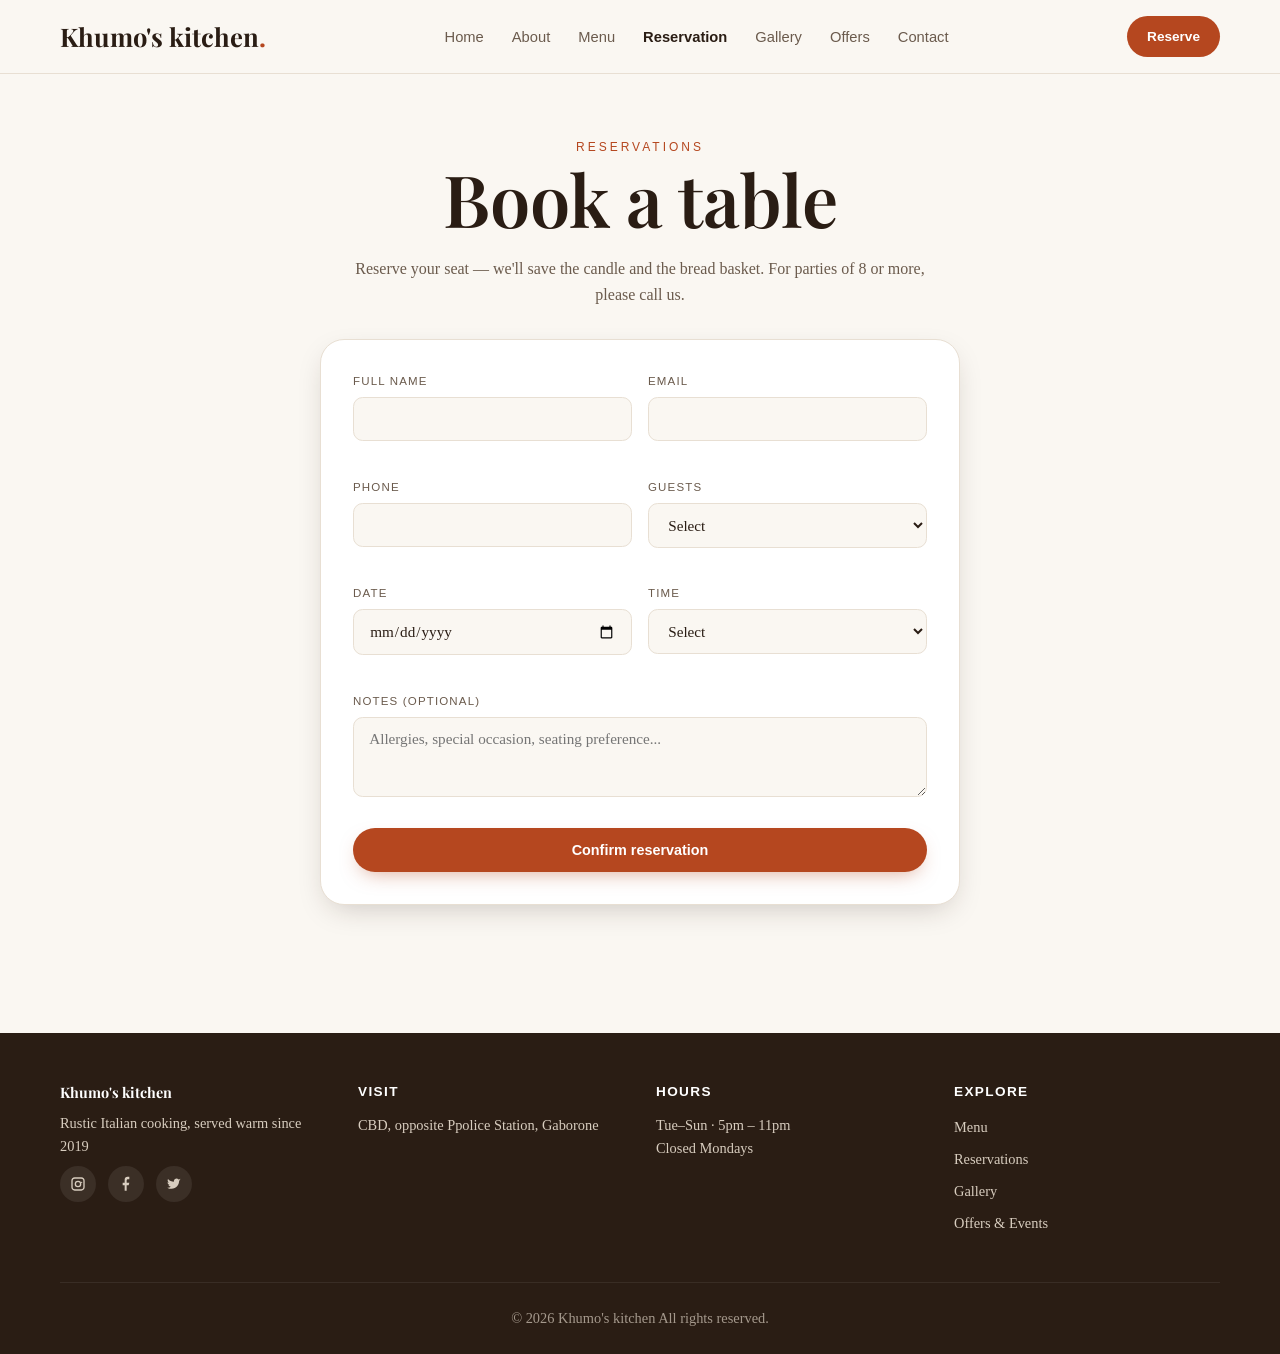
<file: reservation.html>
<!DOCTYPE html>
<html lang="en">
<head>
  <meta charset="UTF-8">
  <meta name="viewport" content="width=device-width, initial-scale=1">
  <title>Book a Table — Khumo's kitchen</title>
  <meta name="description" content="Reserve a table at Fornello. Open Tuesday through Sunday in CBD, opposite Police Station, Gaborone Easy online booking.">
  <link rel="preconnect" href="https://fonts.googleapis.com">
  <link rel="preconnect" href="https://fonts.gstatic.com" crossorigin>
  <link href="https://fonts.googleapis.com/css2?family=Playfair+Display:ital,wght@0,500;0,600;0,700;1,400&display=swap" rel="stylesheet">
  <link rel="stylesheet" href="style.css">
</head>
<body>
<header class="site-header">
  <div class="nav-inner">
    <a href="index.html" class="logo">Khumo's kitchen<span>.</span></a>
    <nav aria-label="Primary">
      <ul class="nav-links"><li><a href="index.html" data-nav>Home</a></li><li><a href="about.html" data-nav>About</a></li><li><a href="menu.html" data-nav>Menu</a></li><li><a href="reservation.html" data-nav>Reservation</a></li><li><a href="gallery.html" data-nav>Gallery</a></li><li><a href="offers.html" data-nav>Offers</a></li><li><a href="contact.html" data-nav>Contact</a></li></ul>
    </nav>
    <a href="reservation.html" class="nav-cta">Reserve</a>
    <button class="menu-toggle" aria-label="Toggle menu" aria-expanded="false">
      <svg viewBox="0 0 24 24" fill="none" stroke="currentColor" stroke-width="2"><line x1="3" y1="6" x2="21" y2="6"/><line x1="3" y1="12" x2="21" y2="12"/><line x1="3" y1="18" x2="21" y2="18"/></svg>
    </button>
  </div>
  <nav class="mobile-nav" aria-label="Mobile">
    <ul><li><a href="index.html" data-nav>Home</a></li><li><a href="about.html" data-nav>About</a></li><li><a href="menu.html" data-nav>Menu</a></li><li><a href="reservation.html" data-nav>Reservation</a></li><li><a href="gallery.html" data-nav>Gallery</a></li><li><a href="offers.html" data-nav>Offers</a></li><li><a href="contact.html" data-nav>Contact</a></li></ul>
  </nav>
</header>
<main>

<section class="page-header container">
  <p class="eyebrow">Reservations</p>
  <h1>Book a table</h1>
  <p class="lead">Reserve your seat — we'll save the candle and the bread basket. For parties of 8 or more, please call us.</p>
</section>

<section class="container" style="max-width:680px; padding-bottom:4rem;">
  <form id="reservation-form" class="form-card" novalidate>
    <div class="form-grid cols-2">
      <div class="field">
        <label for="r-name">Full name</label>
        <input id="r-name" name="name" type="text" required maxlength="80" autocomplete="name">
        <div class="error" data-error="name"></div>
      </div>
      <div class="field">
        <label for="r-email">Email</label>
        <input id="r-email" name="email" type="email" required maxlength="120" autocomplete="email">
        <div class="error" data-error="email"></div>
      </div>
      <div class="field">
        <label for="r-phone">Phone</label>
        <input id="r-phone" name="phone" type="tel" required maxlength="25" autocomplete="tel">
        <div class="error" data-error="phone"></div>
      </div>
      <div class="field">
        <label for="r-guests">Guests</label>
        <select id="r-guests" name="guests" required>
          <option value="">Select</option>
          <option>1</option><option>2</option><option>3</option><option>4</option>
          <option>5</option><option>6</option><option>7</option><option>8</option>
        </select>
        <div class="error" data-error="guests"></div>
      </div>
      <div class="field">
        <label for="r-date">Date</label>
        <input id="r-date" name="date" type="date" required>
        <div class="error" data-error="date"></div>
      </div>
      <div class="field">
        <label for="r-time">Time</label>
        <select id="r-time" name="time" required>
          <option value="">Select</option>
          <option>5:00 PM</option><option>5:30 PM</option><option>6:00 PM</option>
          <option>6:30 PM</option><option>7:00 PM</option><option>7:30 PM</option>
          <option>8:00 PM</option><option>8:30 PM</option><option>9:00 PM</option>
        </select>
        <div class="error" data-error="time"></div>
      </div>
    </div>
    <div class="field" style="margin-top:1rem;">
      <label for="r-notes">Notes (optional)</label>
      <textarea id="r-notes" name="notes" rows="3" maxlength="500" placeholder="Allergies, special occasion, seating preference..."></textarea>
    </div>
    <button type="submit" class="btn btn-primary btn-block" style="margin-top:1.5rem;">Confirm reservation</button>
    <div id="reservation-success" class="success-msg">
      ✓ Thank you! Your table is requested. We'll email you a confirmation shortly.
    </div>
  </form>
</section>

</main>
<footer class="site-footer">
  <div class="container">
    <div class="footer-grid">
      <div>
        <p class="logo" style="color:#fff">Khumo's kitchen</p>
        <p style="margin-top:.5rem;">Rustic Italian cooking, served warm since 2019</p>
        <div class="socials" aria-label="Social media">
          <a href="#" aria-label="Instagram"><svg viewBox="0 0 24 24"><path d="M7 2C4.2 2 2 4.2 2 7v10c0 2.8 2.2 5 5 5h10c2.8 0 5-2.2 5-5V7c0-2.8-2.2-5-5-5H7zm10 2c1.7 0 3 1.3 3 3v10c0 1.7-1.3 3-3 3H7c-1.7 0-3-1.3-3-3V7c0-1.7 1.3-3 3-3h10zm-5 3a5 5 0 100 10 5 5 0 000-10zm0 2a3 3 0 110 6 3 3 0 010-6zm5.5-.5a1 1 0 100 2 1 1 0 000-2z"/></svg></a>
          <a href="#" aria-label="Facebook"><svg viewBox="0 0 24 24"><path d="M13 22v-8h3l1-4h-4V7c0-1.1.4-2 2-2h2V1.2C16.5 1.1 15.4 1 14.2 1 11.6 1 10 2.5 10 5.3V10H7v4h3v8h3z"/></svg></a>
          <a href="#" aria-label="Twitter"><svg viewBox="0 0 24 24"><path d="M22 5.8c-.7.3-1.5.5-2.4.6.9-.5 1.5-1.3 1.8-2.3-.8.5-1.7.8-2.6 1-1.5-1.6-4.1-1.7-5.7-.2-1 1-1.5 2.4-1.2 3.8C8.4 8.5 5.2 6.9 3 4.4c-1 1.8-.5 4.1 1.3 5.3-.7 0-1.4-.2-2-.5 0 1.9 1.4 3.6 3.3 4-.6.2-1.3.2-2 .1.5 1.6 2 2.7 3.7 2.7-1.5 1.2-3.5 1.7-5.4 1.5 1.8 1.2 4 1.8 6.2 1.8 7.5 0 11.6-6.3 11.6-11.7v-.5c.8-.6 1.5-1.3 2.1-2z"/></svg></a>
        </div>
      </div>
      <div>
        <h4>Visit</h4>
        <p>CBD, opposite Ppolice Station, Gaborone<br</p>
      </div>
      <div>
        <h4>Hours</h4>
        <p>Tue–Sun · 5pm – 11pm<br>Closed Mondays</p>
      </div>
      <div>
        <h4>Explore</h4>
        <ul>
          <li><a href="menu.html">Menu</a></li>
          <li><a href="reservation.html">Reservations</a></li>
          <li><a href="gallery.html">Gallery</a></li>
          <li><a href="offers.html">Offers & Events</a></li>
        </ul>
      </div>
    </div>
    <p class="copy">© <span id="year"></span> Khumo's kitchen All rights reserved.</p>
  </div>
</footer>
<script src="main.js"></script>
<script src="reservation.js"></script>
</body>
</html>
</file>
<file: style.css>
/* Khumo's Kitchen Website Styles
   Plain CSS3, mobile-first, responsive */

* { box-sizing: border-box; margin: 0; padding: 0; }

:root {
  --bg: #faf7f2;
  --surface: #ffffff;
  --ink: #2a1d14;
  --muted: #6b5b4d;
  --border: #e8dfd3;
  --primary: #b5471f;
  --primary-dark: #8f3415;
  --accent: #2f3b2c;
  --accent-fg: #f5efe4;
  --shadow: 0 10px 30px -10px rgba(42, 29, 20, 0.25);
}

html { scroll-behavior: smooth; }

body {
  font-family: Georgia, 'Times New Roman', serif;
  background: var(--bg);
  color: var(--ink);
  line-height: 1.6;
  -webkit-font-smoothing: antialiased;
}

img { max-width: 100%; display: block; }
a { color: inherit; text-decoration: none; }

.container { max-width: 1200px; margin: 0 auto; padding: 0 1.25rem; }

h1, h2, h3 { font-family: 'Playfair Display', Georgia, serif; font-weight: 600; line-height: 1.15; }
h1 { font-size: clamp(2.25rem, 6vw, 4.5rem); }
h2 { font-size: clamp(1.75rem, 4vw, 2.75rem); }
h3 { font-size: 1.35rem; }

.eyebrow {
  text-transform: uppercase;
  letter-spacing: 0.25em;
  font-size: 0.75rem;
  color: var(--primary);
  font-family: Arial, sans-serif;
}

/*  Header & Nav */
.site-header {
  position: sticky; top: 0; z-index: 50;
  background: rgba(250, 247, 242, 0.92);
  backdrop-filter: blur(8px);
  border-bottom: 1px solid var(--border);
}
.nav-inner {
  display: flex; align-items: center; justify-content: space-between;
  padding: 1rem 1.25rem; max-width: 1200px; margin: 0 auto;
}
.logo {
  font-family: 'Playfair Display', Georgia, serif;
  font-size: 1.6rem; font-weight: 700;
}
.logo span { color: var(--primary); }
.nav-links {
  display: none; gap: 1.75rem; list-style: none;
  font-family: Arial, sans-serif; font-size: 0.92rem;
}
.nav-links a { color: var(--muted); transition: color .2s; }
.nav-links a:hover, .nav-links a.active { color: var(--ink); font-weight: 600; }
.nav-cta {
  display: none;
  background: var(--primary); color: #fff;
  padding: 0.6rem 1.25rem; border-radius: 999px;
  font-family: Arial, sans-serif; font-size: 0.85rem; font-weight: 600;
  transition: transform .2s;
}
.nav-cta:hover { transform: scale(1.05); }
.menu-toggle {
  background: transparent; border: 1px solid var(--border);
  width: 42px; height: 42px; border-radius: 50%;
  display: flex; align-items: center; justify-content: center; cursor: pointer;
}
.menu-toggle svg { width: 20px; height: 20px; }

.mobile-nav { display: none; border-top: 1px solid var(--border); background: var(--surface); }
.mobile-nav.open { display: block; }
.mobile-nav ul { list-style: none; padding: 0.5rem 1.25rem; }
.mobile-nav li { border-bottom: 1px solid var(--border); }
.mobile-nav li:last-child { border: 0; }
.mobile-nav a { display: block; padding: 0.85rem 0; color: var(--muted); font-family: Arial, sans-serif; font-size: 0.95rem; }

@media (min-width: 900px) {
  .nav-links, .nav-cta { display: inline-flex; align-items: center; }
  .menu-toggle { display: none; }
}

/* Buttons */
.btn {
  display: inline-block; padding: 0.85rem 1.75rem; border-radius: 999px;
  font-family: Arial, sans-serif; font-size: 0.9rem; font-weight: 600;
  cursor: pointer; border: none; transition: all .2s; text-align: center;
}
.btn-primary { background: var(--primary); color: #fff; box-shadow: 0 8px 20px -8px rgba(181, 71, 31, 0.5); }
.btn-primary:hover { background: var(--primary-dark); }
.btn-outline { background: transparent; border: 1px solid var(--ink); color: var(--ink); }
.btn-outline:hover { background: var(--ink); color: var(--bg); }
.btn-block { width: 100%; }

/* Hero */
.hero { padding: 2.5rem 0 4rem; }
.hero-grid {
  display: grid; gap: 2.5rem; align-items: center;
  grid-template-columns: 1fr;
}
.hero-img { aspect-ratio: 4/5; object-fit: cover; border-radius: 1.5rem; box-shadow: var(--shadow); }
.hero h1 em { font-style: italic; color: var(--primary); font-weight: 400; }
.hero p.lead { margin-top: 1.25rem; font-size: 1.1rem; color: var(--muted); max-width: 30rem; }
.hero-actions { margin-top: 2rem; display: flex; flex-wrap: wrap; gap: 1rem; }

@media (min-width: 800px) {
  .hero-grid { grid-template-columns: 1fr 1fr; gap: 4rem; }
  .hero-text { order: 1; }
  .hero-img-wrap { order: 2; }
}

/* Generic sections  */
.section { padding: 4rem 0; }
.section-head { margin-bottom: 2.5rem; }
.section-head h2 { margin-top: 0.5rem; }

/* Quote strip */
.quote {
  background: var(--accent); color: var(--accent-fg);
  text-align: center; padding: 4rem 1.25rem;
}
.quote p {
  font-family: 'Playfair Display', Georgia, serif;
  font-size: clamp(1.35rem, 3vw, 2rem); font-style: italic;
  max-width: 720px; margin: 0 auto;
}
.quote cite {
  display: block; margin-top: 1rem;
  text-transform: uppercase; letter-spacing: 0.3em; font-size: 0.75rem; opacity: 0.75;
  font-family: Arial, sans-serif; font-style: normal;
}

/* Story */
.story-grid { display: grid; gap: 2.5rem; align-items: center; }
.story-grid img { border-radius: 1.5rem; aspect-ratio: 16/10; object-fit: cover; }
@media (min-width: 800px) { .story-grid { grid-template-columns: 1fr 1fr; gap: 4rem; } }

/* Featured / Card grids */
.card-grid { display: grid; gap: 1.5rem; grid-template-columns: 1fr; }
@media (min-width: 640px) { .card-grid { grid-template-columns: repeat(2, 1fr); } }
@media (min-width: 960px) { .card-grid { grid-template-columns: repeat(3, 1fr); } }

.card {
  background: var(--surface); border: 1px solid var(--border);
  border-radius: 1.25rem; overflow: hidden; transition: transform .2s, box-shadow .2s;
}
.card:hover { transform: translateY(-4px); box-shadow: var(--shadow); }
.card img { aspect-ratio: 4/3; object-fit: cover; }
.card-body { padding: 1.25rem; }
.card-body .price { color: var(--primary); font-weight: 700; font-family: Arial, sans-serif; }
.card-body p { color: var(--muted); font-size: 0.95rem; margin-top: 0.5rem; }
.card-head-row { display: flex; justify-content: space-between; align-items: baseline; gap: 1rem; }

/* Menu page tabs */
.menu-tabs {
  display: flex; flex-wrap: wrap; gap: 0.5rem; justify-content: center;
  margin-bottom: 2rem;
}
.menu-tab {
  background: transparent; border: 1px solid var(--border);
  padding: 0.55rem 1.25rem; border-radius: 999px;
  font-family: Arial, sans-serif; font-size: 0.85rem; cursor: pointer;
  color: var(--muted); transition: all .2s;
}
.menu-tab:hover { color: var(--ink); }
.menu-tab.active { background: var(--ink); color: var(--bg); border-color: var(--ink); }
.menu-section { display: none; }
.menu-section.active { display: block; }

.menu-list { display: grid; gap: 1.25rem; grid-template-columns: 1fr; }
@media (min-width: 700px) { .menu-list { grid-template-columns: 1fr 1fr; gap: 2rem; } }
.menu-item {
  display: flex; gap: 1rem; padding-bottom: 1.25rem;
  border-bottom: 1px dashed var(--border);
}
.menu-item img { width: 90px; height: 90px; object-fit: cover; border-radius: 0.75rem; flex-shrink: 0; }
.menu-item .meta { flex: 1; }
.menu-item .row1 { display: flex; justify-content: space-between; align-items: baseline; gap: 0.75rem; }
.menu-item h3 { font-size: 1.1rem; }
.menu-item .price { color: var(--primary); font-weight: 700; font-family: Arial, sans-serif; }
.menu-item p { font-size: 0.9rem; color: var(--muted); margin-top: 0.35rem; }

/* Forms */
.form-card {
  background: var(--surface); border: 1px solid var(--border);
  border-radius: 1.5rem; padding: 2rem; box-shadow: var(--shadow);
}
.form-grid { display: grid; gap: 1rem; grid-template-columns: 1fr; }
@media (min-width: 640px) { .form-grid.cols-2 { grid-template-columns: 1fr 1fr; } }
.field label {
  display: block; font-family: Arial, sans-serif; font-size: 0.72rem;
  letter-spacing: 0.1em; text-transform: uppercase; color: var(--muted); margin-bottom: 0.4rem;
}
.field input, .field select, .field textarea {
  width: 100%; padding: 0.75rem 0.95rem;
  background: var(--bg); border: 1px solid var(--border); border-radius: 0.6rem;
  font-family: inherit; font-size: 0.95rem; color: var(--ink);
  transition: border-color .15s, box-shadow .15s;
}
.field input:focus, .field select:focus, .field textarea:focus {
  outline: none; border-color: var(--primary);
  box-shadow: 0 0 0 3px rgba(181, 71, 31, 0.15);
}
.field .error { color: #c0392b; font-size: 0.8rem; margin-top: 0.3rem; min-height: 1rem; font-family: Arial, sans-serif; }
.success-msg {
  display: none; background: #e7f3ec; color: #1f6b3a;
  padding: 1rem; border-radius: 0.75rem; margin-top: 1rem;
  font-family: Arial, sans-serif; font-size: 0.9rem;
}
.success-msg.show { display: block; }

/* Gallery */
.gallery-grid {
  display: grid; gap: 1rem;
  grid-template-columns: 1fr;
}
@media (min-width: 640px) { .gallery-grid { grid-template-columns: repeat(2, 1fr); } }
@media (min-width: 960px) { .gallery-grid { grid-template-columns: repeat(3, 1fr); } }
.gallery-item {
  overflow: hidden; border-radius: 1rem; cursor: pointer;
  aspect-ratio: 4/3; position: relative;
}
.gallery-item img { width: 100%; height: 100%; object-fit: cover; transition: transform .4s; }
.gallery-item:hover img { transform: scale(1.05); }

.lightbox {
  display: none; position: fixed; inset: 0; z-index: 100;
  background: rgba(0,0,0,0.9); align-items: center; justify-content: center;
  padding: 1rem;
}
.lightbox.open { display: flex; }
.lightbox img { max-height: 90vh; max-width: 95vw; border-radius: 0.5rem; }
.lightbox-close {
  position: absolute; top: 1rem; right: 1rem;
  background: rgba(255,255,255,0.15); color: #fff; border: 0;
  width: 44px; height: 44px; border-radius: 50%; cursor: pointer; font-size: 1.5rem;
}

/* Contact / map */
.contact-grid { display: grid; gap: 2.5rem; }
@media (min-width: 800px) { .contact-grid { grid-template-columns: 1fr 1fr; gap: 3rem; } }
.info-block { margin-bottom: 1.75rem; }
.info-block h3 { font-size: 0.72rem; text-transform: uppercase; letter-spacing: 0.25em; color: var(--muted); font-family: Arial, sans-serif; font-weight: 600; }
.info-block p { margin-top: 0.35rem; }
.map-wrap { margin-top: 2rem; border-radius: 1.5rem; overflow: hidden; border: 1px solid var(--border); }
.map-wrap iframe { display: block; width: 100%; height: 420px; border: 0; }

/* Footer */
.site-footer {
  margin-top: 4rem; background: #2a1d14; color: #d8cdbf; padding: 3rem 0 1.5rem;
}
.footer-grid {
  display: grid; gap: 2rem; grid-template-columns: 1fr;
}
@media (min-width: 700px) { .footer-grid { grid-template-columns: repeat(4, 1fr); } }
.site-footer h4 { font-family: Arial, sans-serif; font-size: 0.85rem; font-weight: 700; color: #fff; text-transform: uppercase; letter-spacing: 0.1em; margin-bottom: 0.75rem; }
.site-footer p, .site-footer a { font-size: 0.9rem; color: #d8cdbf; }
.site-footer a:hover { color: #fff; }
.site-footer ul { list-style: none; }
.site-footer ul li { margin-bottom: 0.4rem; }
.socials { display: flex; gap: 0.75rem; margin-top: 0.5rem; }
.socials a {
  width: 36px; height: 36px; border-radius: 50%;
  background: rgba(255,255,255,0.08); display: inline-flex; align-items: center; justify-content: center;
}
.socials svg { width: 16px; height: 16px; fill: #d8cdbf; }
.copy { text-align: center; margin-top: 2.5rem; padding-top: 1.5rem; border-top: 1px solid rgba(255,255,255,0.1); font-size: 0.8rem; opacity: 0.7; }

/* Page header banner */
.page-header { padding: 4rem 0 2rem; text-align: center; }
.page-header p.lead { color: var(--muted); margin-top: 1rem; max-width: 600px; margin-left: auto; margin-right: auto; }

/* Offer cards */
.offer-card { background: var(--surface); border: 1px solid var(--border); border-radius: 1.25rem; padding: 1.75rem; }
.offer-card .tag { display: inline-block; background: rgba(181, 71, 31, 0.1); color: var(--primary); padding: 0.25rem 0.75rem; border-radius: 999px; font-family: Arial, sans-serif; font-size: 0.72rem; text-transform: uppercase; letter-spacing: 0.15em; }
.offer-card h3 { margin-top: 1rem; }
.offer-card p { color: var(--muted); margin-top: 0.5rem; font-size: 0.95rem; }
.offer-card .when { margin-top: 0.75rem; font-size: 0.85rem; color: var(--muted); font-family: Arial, sans-serif; }
</file>
